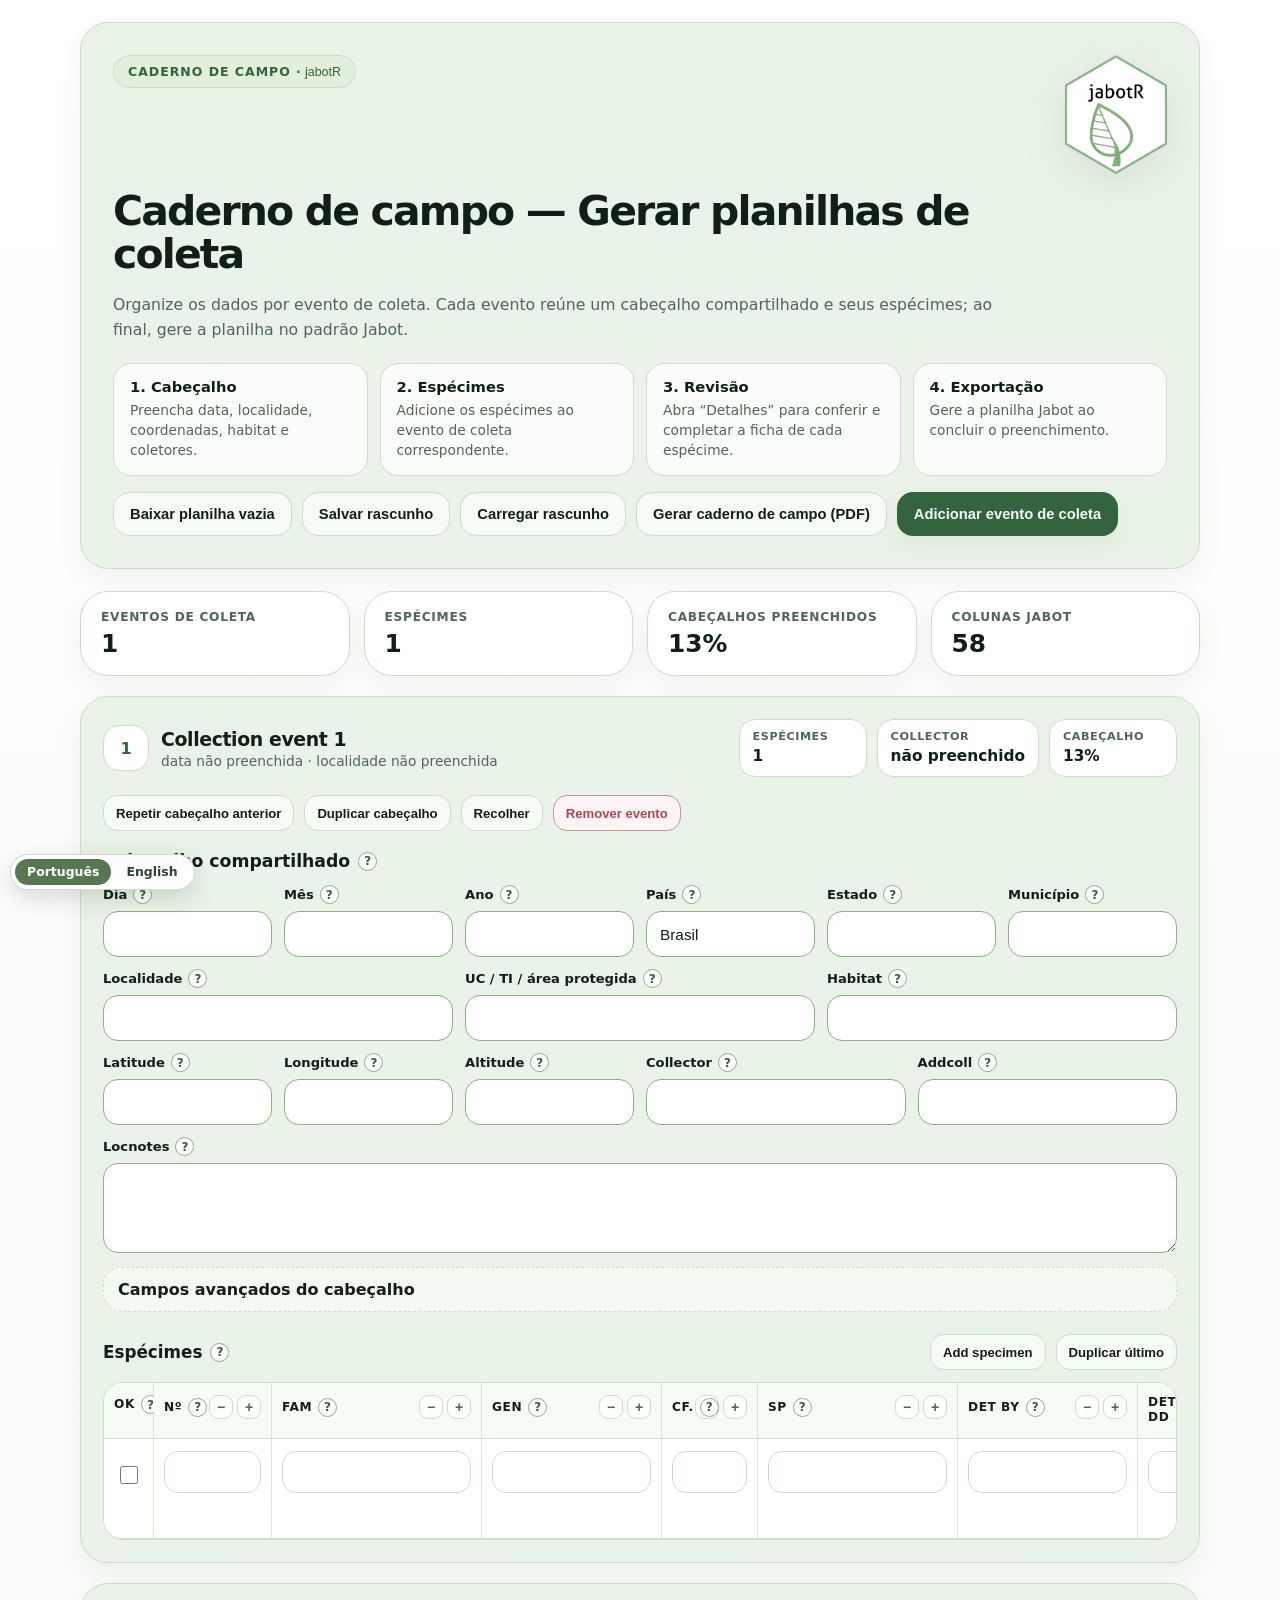
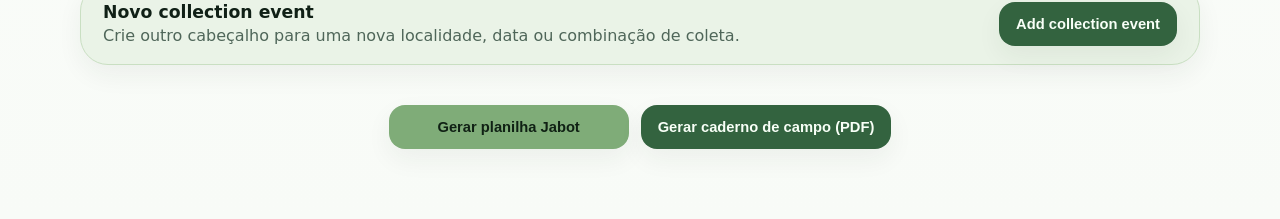
<file: inst/jabot_fieldbook/index.html>
<!DOCTYPE html>
<html lang="pt-BR">
<head>
  <meta charset="UTF-8">
  <meta name="viewport" content="width=device-width, initial-scale=1.0">
  <meta name="color-scheme" content="light dark">

  <title>Caderno de campo — Gerar planilhas de coleta</title>

  <link rel="stylesheet" href="styles.css">

  <script src="vendor/xlsx.full.min.js" defer></script>
  <script src="jabot-translations.js" defer></script>
  <script src="jabot-language.js" defer></script>
  <script src="app.js" defer></script>
</head>

<body>
  <div id="jabot-specimen-app">
    <div class="jb-shell">

      <section class="jb-card jb-hero" aria-label="Introdução do caderno de campo">
        <div class="jb-hero-inner">

          <div class="jb-hero-top">
            <div class="jb-brand">
              <span class="jb-kicker">
  Caderno de campo · <span class="jb-jabotr-name">jabotR</span>
</span>
            </div>

            <img
              class="jb-logo"
              src="jabotr_hex_sticker.png"
              alt="Logo do jabotR"
            >
          </div>

          <h1 class="jb-title">Caderno de campo — Gerar planilhas de coleta</h1>

          <p class="jb-subtitle">
            Organize os dados por evento de coleta. Cada evento reúne um cabeçalho compartilhado
            e seus espécimes; ao final, gere a planilha no padrão Jabot.
          </p>

          <div class="jb-how-grid" aria-label="Como usar">
            <div class="jb-how-item">
              <strong>1. Cabeçalho</strong>
              <span>Preencha data, localidade, coordenadas, habitat e coletores.</span>
            </div>

            <div class="jb-how-item">
              <strong>2. Espécimes</strong>
              <span>Adicione os espécimes ao evento de coleta correspondente.</span>
            </div>

            <div class="jb-how-item">
              <strong>3. Revisão</strong>
              <span>Abra “Detalhes” para conferir e completar a ficha de cada espécime.</span>
            </div>

            <div class="jb-how-item">
              <strong>4. Exportação</strong>
              <span>Gere a planilha Jabot ao concluir o preenchimento.</span>
            </div>
          </div>

          <div class="jb-actions" aria-label="Ações iniciais">
            <button class="jb-btn jb-btn--soft" type="button" data-action="download-empty">
              Baixar planilha vazia
            </button>

            <button class="jb-btn jb-btn--soft" type="button" data-action="save-draft">
              Salvar rascunho
            </button>

            <button class="jb-btn jb-btn--soft" type="button" data-action="load-draft">
              Carregar rascunho
            </button>


            <button class="jb-btn jb-btn--soft" type="button" data-action="export-fieldbook-pdf">
              Gerar caderno de campo (PDF)
            </button>

            <button class="jb-btn jb-btn--accent" type="button" data-action="add-event-top">
              Adicionar evento de coleta
            </button>
          </div>

        </div>
      </section>

      <section class="jb-overview" aria-label="Resumo do preenchimento">
        <div class="jb-card jb-metric">
          <label>Eventos de coleta</label>
          <strong id="metric-events">1</strong>
        </div>

        <div class="jb-card jb-metric">
          <label>Espécimes</label>
          <strong id="metric-specimens">1</strong>
        </div>

        <div class="jb-card jb-metric">
          <label>Cabeçalhos preenchidos</label>
          <strong id="metric-headers">0%</strong>
        </div>

        <div class="jb-card jb-metric">
          <label>Colunas Jabot</label>
          <strong>58</strong>
        </div>
      </section>

      <aside id="validation-panel" class="jb-alert" aria-live="polite"></aside>

      <main id="event-list" class="jb-day-list" aria-live="polite"></main>

      <section class="jb-final-actions" aria-label="Produtos finais">
        <button class="jb-btn jb-btn--primary" type="button" data-action="export-filled">
          Gerar planilha Jabot
        </button>

        <button class="jb-btn jb-btn--accent" type="button" data-action="export-fieldbook-pdf">
          Gerar caderno de campo (PDF)
        </button>
      </section>

    </div>

    <div id="jb-tooltip" class="jb-tooltip-floating" role="tooltip"></div>
    <div id="jb-toast" class="jb-toast" role="status" aria-live="polite"></div>
  </div>
</body>
</html>
</file>
<file: inst/jabot_fieldbook/styles.css>
.quarto-title-block,
#title-block-header,
.quarto-title-banner,
.quarto-code-tools,
.code-tools-button,
details.code-fold,
.cell > details,
.sourceCode { display: none !important; }

#jabot-specimen-app,
#jabot-specimen-app * { box-sizing: border-box; }

#jabot-specimen-app {
  --bg: #ffffff;
  --bg-soft: #f8fbf7;
  --surface: #eaf3e7;
  --surface-strong: #dcebd7;
  --surface-2: #f7fbf5;
  --surface-3: #ffffff;
  --border: #c9dfc2;
  --border-strong: #8bb083;
  --text: #17251c;
  --heading: #102016;
  --muted: #4f6659;
  --primary: #7fac78;
  --primary-2: #33633f;
  --primary-3: #234a2e;
  --accent-2: #e2efdd;
  --danger: #a94855;
  --danger-bg: #fff4f5;
  --ok: #2f855a;
  --ok-bg: #e6f5ea;
  --shadow: 0 24px 54px rgba(31, 53, 35, 0.08);
  --shadow-soft: 0 10px 26px rgba(31, 53, 35, 0.06);
  --radius-xl: 28px;
  --radius-lg: 22px;
  --radius-md: 16px;
  min-height: 100vh;
  width: 100%;
  max-width: 100%;
  margin: 0;
  padding: 22px clamp(10px, 1.6vw, 22px) 52px;
  overflow-x: clip;
  background: linear-gradient(180deg, var(--bg) 0%, var(--bg-soft) 100%);
  color: var(--text);
  font-family: Inter, system-ui, -apple-system, BlinkMacSystemFont, "Segoe UI", sans-serif;
}

body.quarto-dark #jabot-specimen-app,
body[data-bs-theme="dark"] #jabot-specimen-app {
  --bg: #07110c; --bg-soft: #0a1710; --surface: #102218; --surface-strong: #152d20;
  --surface-2: #0d1b13; --surface-3: #13271c; --border: #2f553c; --border-strong: #6fa36f;
  --text: #ecf5ed; --heading: #f6fff6; --muted: #d9eadc; --primary: #8abb80;
  --primary-2: #b7d7ad; --primary-3: #cfe7c8; --accent-2: #193423;
  --danger: #ee9ca5; --danger-bg: #3d1f25; --ok: #73d38c; --ok-bg: #173a25;
  --shadow: 0 24px 54px rgba(0,0,0,0.32); --shadow-soft: 0 10px 26px rgba(0,0,0,0.24);
  background: linear-gradient(180deg, var(--bg) 0%, var(--bg-soft) 100%);
}

@media (prefers-color-scheme: dark) {
  body:not(.quarto-light) #jabot-specimen-app {
    --bg: #07110c; --bg-soft: #0a1710; --surface: #102218; --surface-strong: #152d20;
    --surface-2: #0d1b13; --surface-3: #13271c; --border: #2f553c; --border-strong: #6fa36f;
    --text: #ecf5ed; --heading: #f6fff6; --muted: #d9eadc; --primary: #8abb80;
    --primary-2: #b7d7ad; --primary-3: #cfe7c8; --accent-2: #193423;
    --danger: #ee9ca5; --danger-bg: #3d1f25; --ok: #73d38c; --ok-bg: #173a25;
    --shadow: 0 24px 54px rgba(0,0,0,0.32); --shadow-soft: 0 10px 26px rgba(0,0,0,0.24);
    background: linear-gradient(180deg, var(--bg) 0%, var(--bg-soft) 100%);
  }
}

.jb-shell { width: min(1120px, 100%); max-width: 1120px; margin: 0 auto; }
.jb-card { background: var(--surface); border: 1px solid var(--border); border-radius: var(--radius-xl); box-shadow: var(--shadow-soft); }
.jb-hero { padding: clamp(20px, 2.6vw, 32px); margin: 0 auto 22px; min-height: 0; }
.jb-hero-inner { display: grid; grid-template-columns: minmax(0, 1fr); justify-items: start; text-align: left; gap: 16px; }
.jb-brand { display: flex; align-items: center; justify-content: flex-start; gap: 12px; flex-wrap: wrap; }
.jb-kicker { display: inline-flex; align-items: center; width: fit-content; padding: 8px 14px; border-radius: 999px; background: var(--accent-2); border: 1px solid var(--border); color: var(--primary-2); font-size: .78rem; font-weight: 800; letter-spacing: .08em; text-transform: uppercase; }
.jb-jabotr-name {text-transform: none;font-family: Arial, Helvetica, sans-serif;font-weight: 500;letter-spacing: 0;0}
.jb-title { margin: 0; max-width: 920px; color: var(--heading); font-size: clamp(1.9rem, 3.2vw, 3.25rem); line-height: 1.05; letter-spacing: -.045em; font-weight: 800; }
.jb-subtitle { max-width: 920px; margin: 0; color: var(--muted); font-size: clamp(.98rem, 1.08vw, 1.12rem); line-height: 1.65; }
.jb-how-grid { width: 100%; display: grid; grid-template-columns: repeat(4, minmax(0, 1fr)); gap: 12px; margin-top: 4px; }
.jb-how-item { background: color-mix(in srgb, var(--surface-3) 76%, transparent); border: 1px solid var(--border); border-radius: 18px; padding: 14px 16px; text-align: left; }
.jb-how-item strong { display:block; margin-bottom:6px; color:var(--heading); font-size:.92rem; }
.jb-how-item span { display:block; color:var(--muted); font-size:.86rem; line-height:1.45; }
.jb-actions { display:flex; flex-wrap:wrap; justify-content:center; gap:10px; }
.jb-btn { appearance:none; border:1px solid transparent; border-radius:16px; min-height:44px; padding:10px 16px; background:var(--surface-3); color:var(--heading); font-size:.92rem; font-weight:750; cursor:pointer; box-shadow:var(--shadow-soft); transition:.16s ease; transition-property:transform,box-shadow,background,border-color,color; white-space:nowrap; }
.jb-btn:hover { transform:translateY(-1px); box-shadow:var(--shadow); }
.jb-btn--primary { background:var(--primary); color:#102114; }
.jb-btn--accent { background:var(--primary-2); color:#f8fff7; }
.jb-btn--soft { background:var(--surface-2); border-color:var(--border); box-shadow:none; }
.jb-btn--danger { background:var(--danger-bg); border-color:color-mix(in srgb,var(--danger) 45%,var(--border)); color:var(--danger); box-shadow:none; }
.jb-btn--small { min-height:36px; padding:8px 12px; border-radius:14px; font-size:.82rem; }
.jb-btn--plain { background:transparent; border-color:var(--border); box-shadow:none; }
.jb-overview { display:grid; grid-template-columns:repeat(4,minmax(0,1fr)); gap:14px; margin-bottom:20px; }
.jb-metric { padding:18px 20px; background:var(--surface-3); }
.jb-metric label { display:block; margin-bottom:8px; color:var(--muted); font-size:.76rem; font-weight:800; letter-spacing:.06em; text-transform:uppercase; }
.jb-metric strong { color:var(--heading); font-size:1.55rem; line-height:1; }
.jb-alert { display:none; margin-bottom:16px; padding:16px 18px; border-radius:18px; border:1px solid color-mix(in srgb,var(--danger) 24%,var(--border)); background:color-mix(in srgb,var(--surface-3) 88%,var(--danger-bg)); }
.jb-alert.is-visible { display:block; }
.jb-alert strong { display:block; margin-bottom:8px; }
.jb-alert ul { margin:0; padding-left:18px; }
.jb-day-list { display:grid; gap:20px; }
.jb-event-card { width:100%; max-width:100%; padding:clamp(16px,1.8vw,22px); overflow:hidden; }
.jb-event-top { display:flex; align-items:center; justify-content:space-between; gap:18px; margin-bottom:18px; }
.jb-event-name { display:flex; align-items:center; gap:12px; min-width:0; }
.jb-event-index { width:46px; height:46px; border-radius:16px; background:var(--surface-3); border:1px solid var(--border); color:var(--primary-2); display:inline-flex; align-items:center; justify-content:center; font-weight:800; flex:0 0 auto; }
.jb-event-name h2 { margin:0; color:var(--heading); font-size:1.18rem; font-weight:800; letter-spacing:-.02em; }
.jb-event-meta { margin-top:3px; color:var(--muted); font-size:.86rem; }
.jb-event-summary { display:flex; flex-wrap:wrap; justify-content:flex-end; gap:10px; }
.jb-summary-chip { min-width:128px; padding:10px 13px; border-radius:16px; background:var(--surface-3); border:1px solid var(--border); }
.jb-summary-chip span { display:block; color:var(--muted); font-size:.7rem; font-weight:800; letter-spacing:.05em; text-transform:uppercase; }
.jb-summary-chip strong { display:block; margin-top:4px; color:var(--heading); font-size:.96rem; line-height:1.25; max-width:210px; overflow:hidden; text-overflow:ellipsis; white-space:nowrap; }
.jb-summary-chip--imported { background:var(--accent-2); border-color:var(--primary); }
.jb-summary-chip--imported strong { color:var(--primary-2); }
.jb-event-actions { display:flex; flex-wrap:wrap; gap:10px; margin-bottom:20px; }
.jb-section-header { display:flex; align-items:center; gap:8px; margin:0 0 14px; }
.jb-section-header h3 { margin:0; color:var(--heading); font-size:1.08rem; font-weight:800; }
.jb-help { position:relative; display:inline-flex; align-items:center; justify-content:center; width:19px; height:19px; border-radius:999px; border:1px solid var(--border-strong); color:var(--primary-2); background:var(--surface-3); font-size:12px; font-weight:800; cursor:help; flex:0 0 auto; }
.jb-help::after { display:none !important; }
.jb-tooltip-floating { position:fixed; z-index:9999; max-width:min(360px,calc(100vw - 28px)); padding:11px 12px; border-radius:12px; background:var(--heading); color:var(--bg); box-shadow:var(--shadow); font-size:.78rem; line-height:1.45; font-weight:600; pointer-events:none; opacity:0; transform:translateY(4px); transition:opacity .12s ease,transform .12s ease; }
.jb-tooltip-floating.is-visible { opacity:1; transform:translateY(0); }
.jb-form-grid { width:100%; max-width:100%; display:grid; grid-template-columns:repeat(12,minmax(0,1fr)); gap:12px; margin-bottom:14px; }
.jb-field { grid-column:span var(--span,3); min-width:0; display:flex; flex-direction:column; gap:7px; }
.jb-label { display:inline-flex; align-items:center; gap:6px; color:var(--heading); font-size:.82rem; font-weight:750; }
.jb-input,.jb-select,.jb-textarea { width:100%; min-width:0; min-height:46px; border-radius:15px; border:1px solid var(--border-strong); background:var(--surface-3); color:var(--heading); padding:11px 13px; font-size:.96rem; line-height:1.25; outline:none; transition:.15s ease; transition-property:border-color,box-shadow,background; }
.jb-input:focus,.jb-select:focus,.jb-textarea:focus { border-color:var(--primary-2); box-shadow:0 0 0 4px color-mix(in srgb,var(--primary) 24%,transparent); }
.jb-textarea { min-height:90px; resize:vertical; }
input[type="number"].jb-input,input[type="number"].jb-cell-input { -moz-appearance:textfield; }
input[type="number"].jb-input::-webkit-outer-spin-button,input[type="number"].jb-input::-webkit-inner-spin-button,input[type="number"].jb-cell-input::-webkit-outer-spin-button,input[type="number"].jb-cell-input::-webkit-inner-spin-button { -webkit-appearance:none; margin:0; }
details.jb-details { border:1px dashed var(--border); border-radius:18px; padding:12px 14px; background:color-mix(in srgb,var(--surface-2) 70%,transparent); margin-bottom:14px; }
details.jb-details > summary { cursor:pointer; color:var(--heading); font-weight:800; list-style:none; }
details.jb-details > summary::-webkit-details-marker { display:none; }
.jb-specimen-header { display:flex; align-items:center; justify-content:space-between; gap:14px; margin:22px 0 12px; }
.jb-specimen-header h3 { margin:0; color:var(--heading); font-size:1.05rem; font-weight:800; }
.jb-specimen-actions { display:flex; flex-wrap:wrap; gap:10px; justify-content:flex-end; }
.jb-grid-wrap { width:100%; max-width:100%; min-width:0; overflow-x:auto; overflow-y:hidden; border:1px solid var(--border); border-radius:20px; background:var(--surface-3); overscroll-behavior-x:contain; }
.jb-grid { width:max-content; min-width:100%; display:grid; align-items:stretch; }
.jb-grid-head,.jb-grid-row { display:contents; }
.jb-th,.jb-td { padding:12px 10px; border-bottom:1px solid color-mix(in srgb,var(--border) 82%,transparent); border-right:1px solid color-mix(in srgb,var(--border) 74%,transparent); background:var(--surface-3); min-width:0; }
.jb-th:last-child,.jb-td:last-child { border-right:none; }
.jb-th { position:sticky; top:0; z-index:3; background:color-mix(in srgb,var(--surface-2) 96%,var(--surface-3)); }
.jb-head-box { display:flex; flex-direction:column; gap:8px; min-width:0; }
.jb-head-top { display:flex; align-items:center; justify-content:space-between; gap:8px; }
.jb-head-name { display:inline-flex; align-items:center; gap:6px; min-width:0; }
.jb-head-name strong { color:var(--heading); font-size:.76rem; line-height:1.25; text-transform:uppercase; letter-spacing:.045em; }
.jb-width-tools { display:inline-flex; gap:4px; flex:0 0 auto; }
.jb-width-btn { border:1px solid var(--border); background:var(--surface-3); color:var(--muted); border-radius:9px; width:24px; height:24px; padding:0; font-size:.88rem; font-weight:800; line-height:1; cursor:pointer; }
.jb-width-btn:hover { color:var(--heading); border-color:var(--border-strong); }
.jb-input-wrap { width:100%; min-width:0; display:flex; align-items:stretch; }
.jb-cell-input,.jb-cell-textarea,.jb-cell-select { width:100%; min-width:0; border-radius:14px; border:1px solid var(--border); background:var(--surface-3); color:var(--heading); padding:11px 13px; font-size:.98rem; outline:none; transition:.15s ease; transition-property:border-color,box-shadow,background; }
.jb-cell-textarea { min-height:58px; max-height:140px; resize:none; overflow:auto; line-height:1.35; padding-right:14px; }
.jb-cell-textarea::-webkit-resizer { display:none; }
.jb-cell-input:focus,.jb-cell-textarea:focus,.jb-cell-select:focus { border-color:var(--primary-2); box-shadow:0 0 0 3px color-mix(in srgb,var(--primary) 22%,transparent); }
.jb-input-wrap.is-filled .jb-cell-input,.jb-input-wrap.is-filled .jb-cell-textarea,.jb-input-wrap.is-filled .jb-cell-select { border-color:var(--ok); box-shadow:inset 0 0 0 1px color-mix(in srgb,var(--ok) 58%,transparent); }
.jb-check-wrap { display:flex; justify-content:center; align-items:center; min-height:48px; }
.jb-check { width:18px; height:18px; accent-color:var(--ok); cursor:pointer; }
.jb-row-done .jb-td { background:color-mix(in srgb,var(--ok-bg) 44%,var(--surface-3)); }
.jb-row-actions { display:flex; flex-direction:column; gap:7px; min-width:0; align-content:start; }
.jb-row-actions .jb-btn { width:100%; min-height:34px; padding:7px 10px; font-size:.78rem; border-radius:12px; box-shadow:none; }
.jb-detail-panel { position:relative; z-index:4; margin-top:18px; padding:clamp(16px,2vw,24px); background:var(--surface-3); border:1px solid var(--border); border-radius:22px; box-shadow:var(--shadow-soft); clear:both; }
.jb-detail-top { display:flex; justify-content:space-between; gap:14px; align-items:start; margin-bottom:18px; }
.jb-detail-top h3 { margin:0; color:var(--heading); font-size:1.18rem; font-weight:800; }
.jb-detail-top p { margin:5px 0 0; color:var(--muted); line-height:1.5; }
.jb-detail-section { margin-top:16px; }
.jb-detail-section h4 { margin:0 0 12px; color:var(--primary-2); font-size:.84rem; font-weight:800; letter-spacing:.05em; text-transform:uppercase; }
.jb-detail-actions { display:flex; justify-content:flex-end; gap:10px; flex-wrap:wrap; margin-top:18px; }
.jb-add-event-card { width:100%; max-width:100%; padding:18px 22px; display:flex; align-items:center; justify-content:space-between; gap:18px; }
.jb-add-event-card h3 { margin:0 0 4px; color:var(--heading); font-size:1.08rem; font-weight:800; }
.jb-add-event-card p { margin:0; color:var(--muted); }
.jb-final-actions { width:100%; max-width:100%; margin-top:22px; padding:18px 0; display:flex; justify-content:center; align-items:center; background:transparent; border:0; }
.jb-final-actions .jb-btn { min-width:220px; }
.jb-toast { position:fixed; right:20px; bottom:20px; max-width:min(360px,calc(100vw - 40px)); padding:12px 16px; border-radius:14px; background:var(--heading); color:var(--bg); box-shadow:var(--shadow); opacity:0; pointer-events:none; transform:translateY(8px); transition:.2s ease; z-index:100; }
.jb-toast.is-visible { opacity:1; transform:translateY(0); }
.jb-mobile-specimen-list { display:none; }
.jb-mobile-specimen-card { padding:14px; border:1px solid var(--border); border-radius:18px; background:var(--surface-3); box-shadow:var(--shadow-soft); }
.jb-mobile-specimen-top { display:flex; justify-content:space-between; align-items:flex-start; gap:12px; margin-bottom:10px; }
.jb-mobile-specimen-title { margin:0; font-size:1rem; color:var(--heading); font-weight:800; }
.jb-mobile-specimen-subtitle { margin:4px 0 0; color:var(--muted); font-size:.88rem; }
.jb-mobile-specimen-fields { display:grid; grid-template-columns:repeat(2,minmax(0,1fr)); gap:10px; margin-top:10px; }
.jb-mobile-actions { display:flex; flex-wrap:wrap; gap:8px; margin-top:12px; }
.jb-jabotr-name {margin-left: 0.25em; text-transform: none;font-family: Arial, Helvetica, sans-serif;font-weight: 500;letter-spacing: 0;}
@media (max-width:1180px) {
  .jb-shell { width:min(100%,1020px); }
  .jb-overview { grid-template-columns:repeat(2,minmax(0,1fr)); }
  .jb-how-grid { grid-template-columns:repeat(2,minmax(0,1fr)); }
  .jb-event-top { align-items:flex-start; flex-direction:column; }
  .jb-event-summary { justify-content:flex-start; }
}
@media (max-width:980px) {
  #jabot-specimen-app { padding-inline:10px; }
  .jb-shell { width:100%; max-width:100%; }
  .jb-hero { border-radius:22px; }
  .jb-form-grid { grid-template-columns:repeat(6,minmax(0,1fr)); }
  .jb-field { grid-column:1 / -1 !important; }
  .jb-event-card { padding:16px; }
  .jb-add-event-card { flex-direction:column; align-items:flex-start; }
  .jb-grid-wrap { display:none; }
  .jb-mobile-specimen-list { display:grid; gap:12px; }
  .jb-final-actions { justify-content:stretch; padding-inline:0; }
  .jb-final-actions .jb-btn { width:100%; }
}
@media (max-width:680px) {
  .jb-overview { grid-template-columns:1fr; }
  .jb-how-grid { grid-template-columns:1fr; }
  .jb-mobile-specimen-fields { grid-template-columns:1fr; }
  .jb-event-summary { display:grid; grid-template-columns:1fr; width:100%; }
  .jb-summary-chip { width:100%; }
  .jb-title { font-size:clamp(1.65rem,9vw,2.25rem); }
}


/* ------------------------------------------------------------------
   Standalone field-book additions
   ------------------------------------------------------------------ */

html,
body {
  margin: 0;
  min-height: 100%;
}

body {
  background: #ffffff;
}

.jb-hero-top {
  width: 100%;
  display: flex;
  align-items: flex-start;
  justify-content: space-between;
  gap: 24px;
}

.jb-logo {
  width: clamp(74px, 8vw, 110px);
  height: auto;
  display: block;
  flex: 0 0 auto;
  object-fit: contain;
  filter: drop-shadow(0 10px 20px rgba(31, 53, 35, 0.10));
}

.jb-language-switcher {
  position: fixed;
  left: 10px;
  bottom: 10px;
  z-index: 10000;

  display: inline-flex;
  align-items: center;
  gap: 3px;

  padding: 4px;
  border: 1px solid rgba(70, 94, 67, 0.24);
  border-radius: 999px;

  background: rgba(255, 255, 255, 0.96);
  box-shadow: 0 8px 24px rgba(24, 43, 29, 0.16);
  backdrop-filter: blur(8px);
}

.jb-language-button {
  appearance: none;
  border: 0;
  border-radius: 999px;
  padding: 7px 12px;

  background: transparent;
  color: #304335;

  font: 800 0.78rem/1 system-ui, -apple-system, BlinkMacSystemFont, "Segoe UI", sans-serif;
  cursor: pointer;

  transition:
    background 0.16s ease,
    color 0.16s ease,
    transform 0.16s ease;
}

.jb-language-button:hover {
  transform: translateY(-1px);
}

.jb-language-button.is-active {
  background: #597653;
  color: #ffffff;
}

.jb-language-button:focus-visible {
  outline: 3px solid rgba(127, 172, 120, 0.42);
  outline-offset: 2px;
}

@media (prefers-color-scheme: dark) {
  body {
    background: #07110c;
  }

  .jb-language-switcher {
    background: rgba(244, 248, 243, 0.96);
    border-color: rgba(126, 159, 121, 0.42);
  }

  .jb-language-button {
    color: #243829;
  }

  .jb-language-button.is-active {
    background: #526d4d;
    color: #ffffff;
  }
}

@media (max-width: 680px) {
  .jb-hero-top {
    align-items: center;
  }

  .jb-logo {
    width: 72px;
  }

  .jb-language-switcher {
    left: 8px;
    bottom: 8px;
  }

  .jb-language-button {
    padding: 7px 10px;
    font-size: 0.74rem;
  }
}


/* Two final products: spreadsheet + printable field notebook */
.jb-final-actions {
  gap: 12px;
  flex-wrap: wrap;
}

.jb-final-actions .jb-btn {
  min-width: 240px;
}

@media (max-width: 680px) {
  .jb-final-actions {
    flex-direction: column;
  }

  .jb-final-actions .jb-btn {
    width: 100%;
    min-width: 0;
  }
}
</file>
